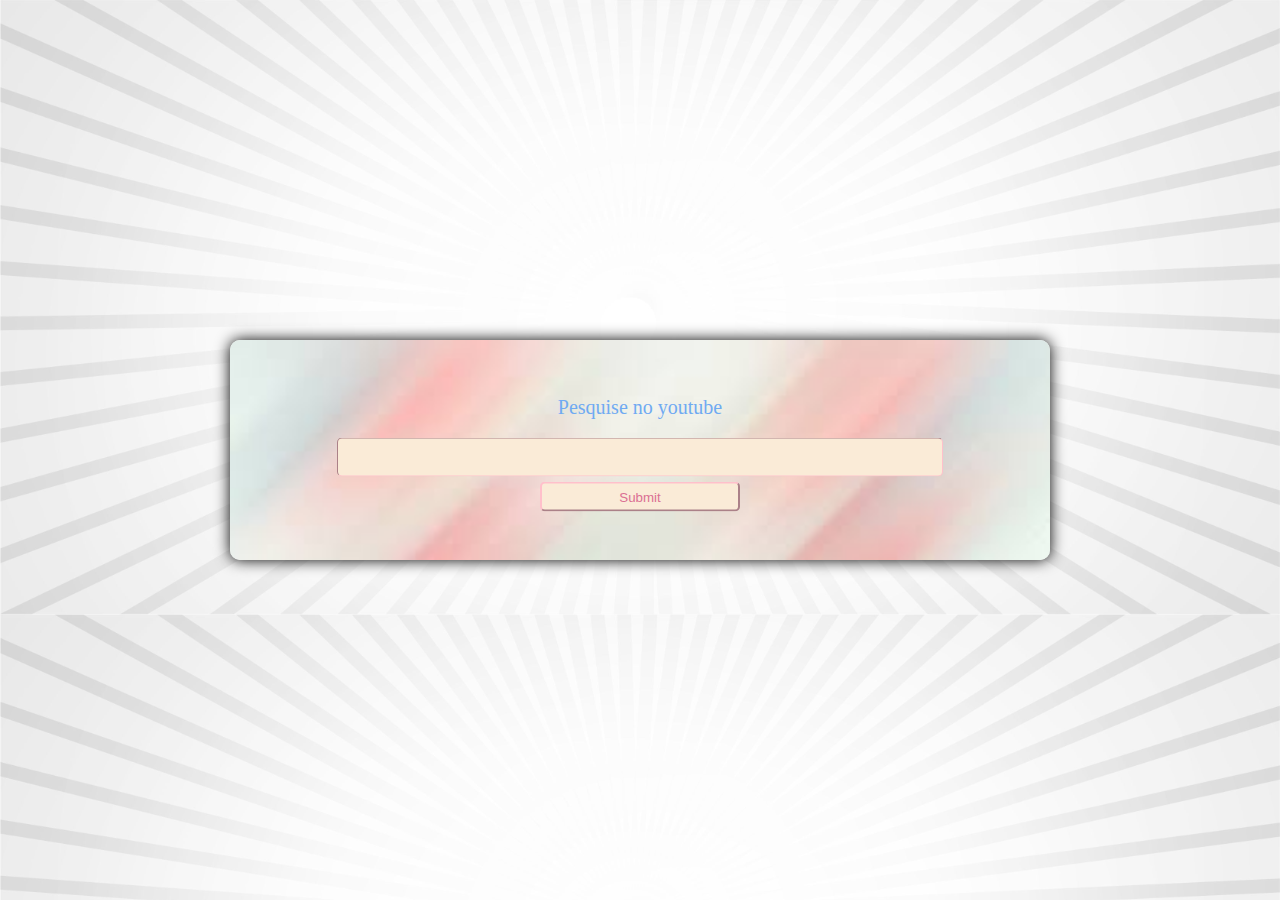
<file: formulario/index.html>
<!DOCTYPE html>
<html lang="en">
<head>
    <meta charset="UTF-8">
    <meta http-equiv="X-UA-Compatible" content="IE=edge">
    <meta name="viewport" content="width=device-width, initial-scale=1.0">
    <link rel="stylesheet" href="style.css">
    <title>Formularios</title>
</head>
<body>

    <section>

       <P>Pesquise no youtube</P>

        <form method="GET"  action="https://www.youtube.com/results">
        
            <input id="text1" type="text" name="search_query"> 
            <input id="button" type="submit">
    
    
         </form>
     
    </section>




</body>
</html>
</file>
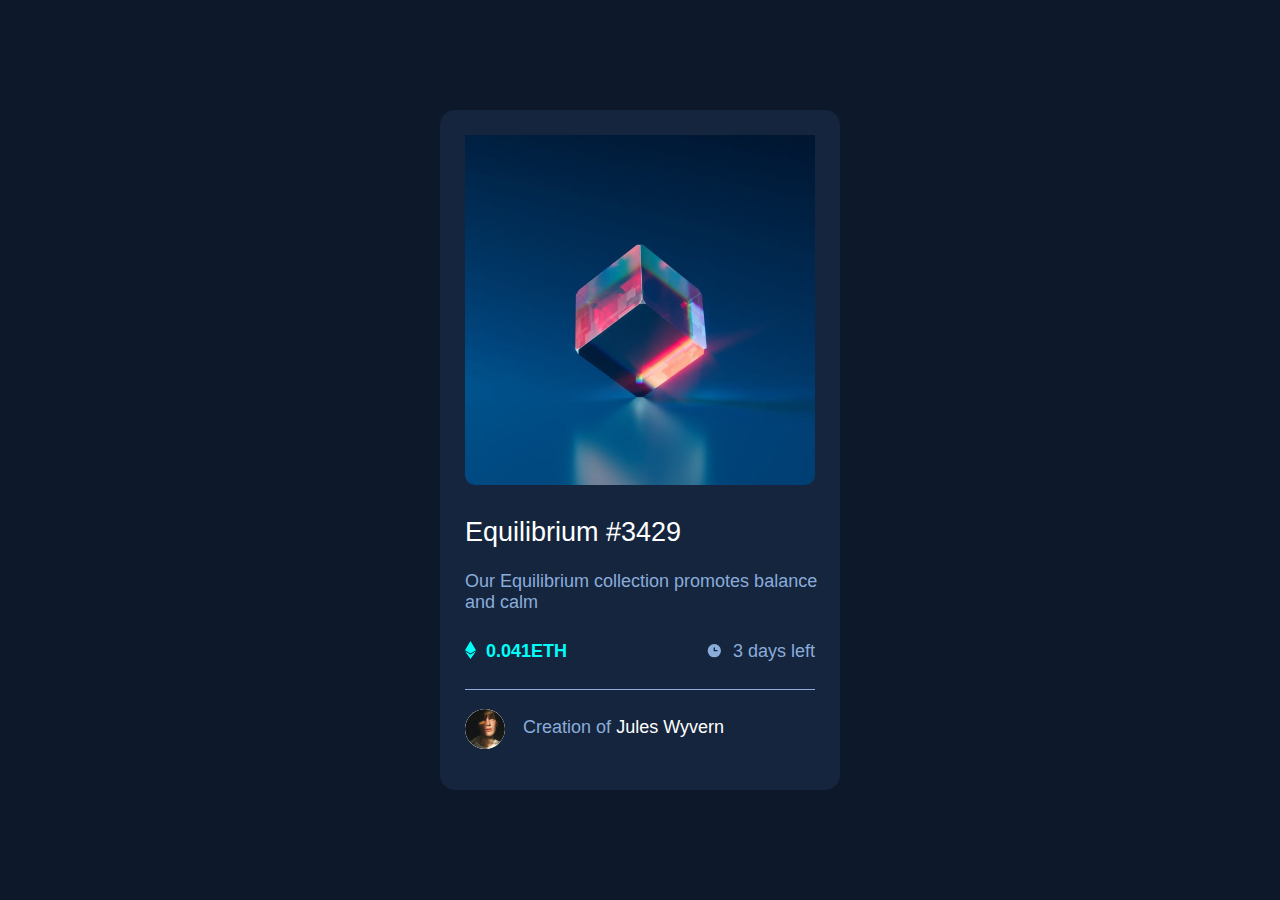
<file: nft card/img/index.html>
<html lang="en">
<head>
    <meta charset="UTF-8">
    <meta http-equiv="X-UA-Compatible" content="IE=edge">
    <meta name="viewport" content="width=device-width, initial-scale=1.0">
    <link rel="stylesheet" href="style.css">
    <title>NFT Card</title>
</head>
<body>
    <section>
                <img id="img1" src="./image-equilibrium.jpg" alt="image-equilibrium">
                <h2>Equilibrium #3429</h2>
                <p id="text1">Our Equilibrium collection promotes balance and calm</p>
                <img id="img2" src="./icon-ethereum.svg" alt="icon-ethereum">
                <p id="valor">0.041ETH</p>
                <p id="clock">3 days left</p>
                <img id="img3" src="./icon-clock.svg" alt="icon-clock">
                <hr>
                <p id="Jules">Creation of <span>Jules Wyvern</span> </p>
                <img id="avatar" src="./image-avatar.png" alt="image-avatar">
    </section>
</body>
</html>
</file>
<file: formulario/style.css>
body{
    background-image: url(./img/58264cbcfcc44ef88c29687d740dac53.jpg);
    background-size: cover;
}

section{
    background-image: url(./img/fundo.jpg);
    background-size: cover;
    width: 800px;
    height: 200px;
    padding: 10px;
    border-radius: 10px;
    box-shadow: 0 0 15px black;
    position: absolute;
    left: 50%;
    top: 50%;
    transform: translate(-50%, -50%);
}
form{
    position: absolute;
    left: 50%;
    top: 60%;
    transform: translate(-50%, -50%);
}

p{
    font-family: 'Pacifico', cursive;
    font-weight: 100px;
    font-size: 20px;
    color: rgb(111, 170, 242);
    position: absolute;
    left: 50%;
    bottom: 55%;
    transform: translate(-50%);

    
}

#text1{
    background-color: antiquewhite;
    color: palevioletred;
    width: 600px;
    height: 35px;
    border-radius: 5px ;
    border-color: pink;
    border-width: 1px 1px 1px 1px;
    
}
#button{
    display: block;
    margin: auto;
    width: 200px;
    height: 30px;
    position: relative;
    top: 5px;
    background-color: antiquewhite;
    border-radius: 5px;
    border-color: pink;
    color: palevioletred;
</file>
<file: nft card/img/style.css>
body{
    font-size: 18px;
    background-color:  hsl(217, 54%, 11%);
}

section{
    display: block;
    background-color: hsl(216, 50%, 16%);
    width: 400px;
    height: 680px;
    position: absolute;
    left: 50%;
    top: 50%;
    transform: translate(-50%, -50%);
    border-radius: 15px;
}
#img1{
    position: relative;
    left: 25px;
    padding-top: 25px;
    width: 350px;
    border-radius:10px;    
}

h2{
    font-family: 'Outfit', sans-serif;
    padding-top: 10px;
    margin-left: 25px;
    font-weight: 400;
    color: white;
   
}
#text1{
    font-family: 'Outfit', sans-serif;
    color: hsl(215, 51%, 70%);
    margin-left: 25px;
    font-weight: 10px;
}

#img2{
    float: left;
    padding-top: 10px;
    margin-left: 25px;
}

#valor{
    display: inline-block;
    font-family: 'Outfit', sans-serif;
    font-weight: 600;
    color: rgb(0, 255, 248);
    margin-left: 10px;
    margin-top: 10px
}

#img3{
    float: right;
    color: hsl(215, 51%, 70%);
    margin-top: 11px;
    margin-right: 10px;
}

#clock{
    display: inline-block;
    float: right;
    font-family: 'Outfit', sans-serif;
    color: hsl(215, 51%, 70%);
    margin-top: 10px;
    margin-right: 25px;
}
hr{
    background-color:hsl(215, 51%, 70%); ;
    color: hsl(215, 51%, 70%);
    width: 350px;
    height:1px; 
    border: 0 none;
}

#jules{
    color:hsl(215, 51%, 70%);
    font-family: 'Outfit', sans-serif;
    float: right;
    margin-right: 29%;
}

#avatar{
    width: 40px;
    margin-left: 25px;
    margin-top: 10px;
    background-color: white;
    border-radius: 50px;
}

span{
    color: white;
}
</file>
